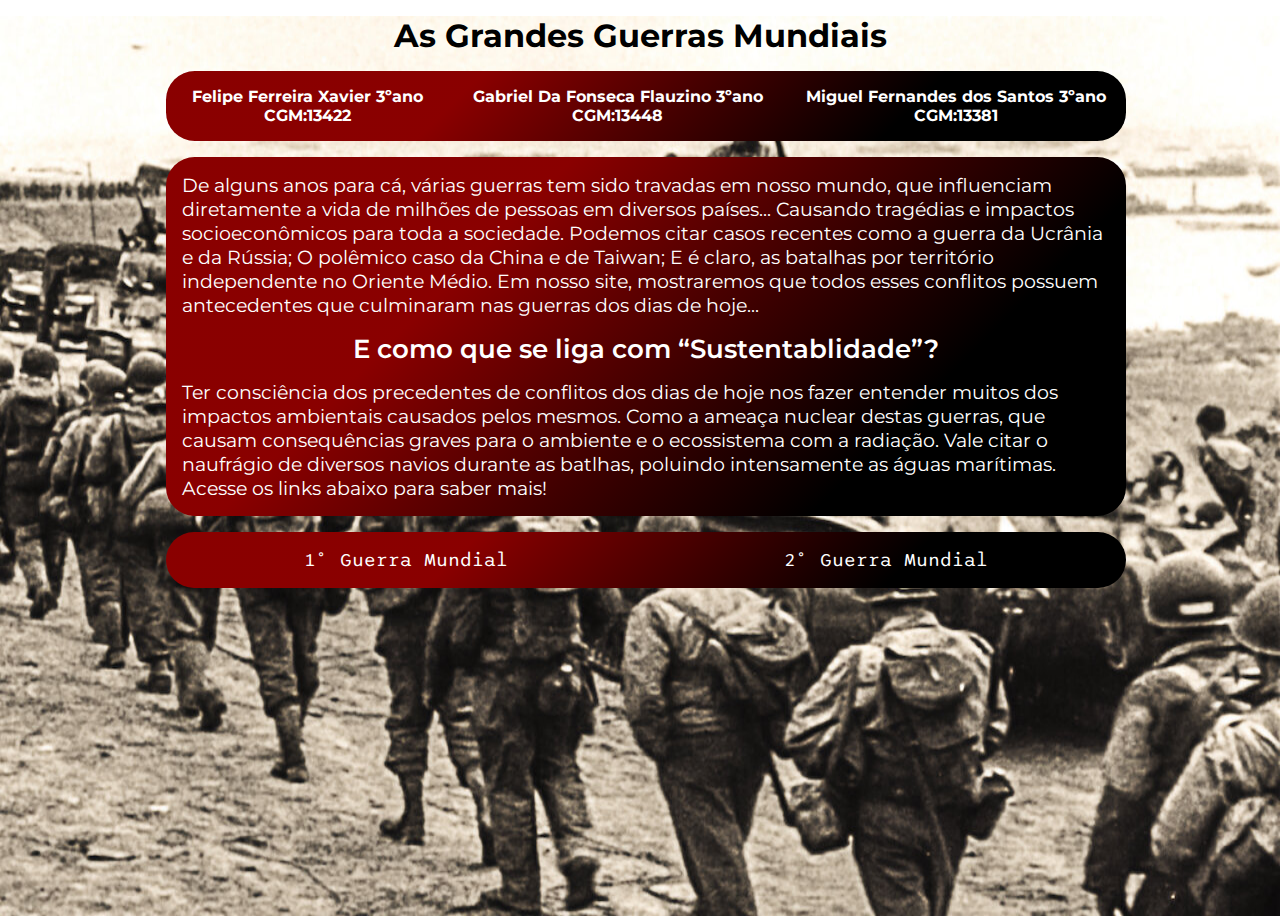
<file: index.html>
<!DOCTYPE html>
<html lang="pt-br">
    <head>
        <meta charset="UTF-8">
        <meta name="viewport" content="width=device-width, initial-scale=1.0">
        <link rel="stylesheet" href="./styles/style.css">
        <title>As Grandes Guerras Mundiais</title>    
    </head>
    <body class="pagina__principal">
        <section class="imagem__abaixo">
            <img src="./img/imagemprincipal.jpg" alt="Imgem de soldos caminhando do lado de um tanque na Guerra." class="imagem__principal">
        </section>
        <header>
            <div class="titulo">
                <h1>As Grandes Guerras Mundiais</h1>
            </div>
        </header>
        <main>
            <div class="main__div_nome">
                <b>Felipe Ferreira Xavier 3ºano CGM:13422</b>
                <b>Gabriel Da Fonseca Flauzino 3ºano CGM:13448</b>
                <b>Miguel Fernandes dos Santos 3ºano CGM:13381</b>
            </div>
            <div class="main__div_texto">
                <span class="texto__base">
                    De alguns anos para cá, várias guerras tem sido travadas em nosso mundo, que influenciam diretamente a vida de milhões de pessoas em diversos países... Causando tragédias e impactos socioeconômicos para toda a sociedade. Podemos citar casos recentes como a guerra da Ucrânia e da Rússia; O polêmico caso da China e de Taiwan; E é claro, as batalhas por território independente no Oriente Médio. Em nosso site, mostraremos que todos esses conflitos possuem antecedentes que culminaram nas guerras dos dias de hoje...
                </span>
                <p class="subtitulo">E como que se liga com “Sustentablidade”?</p>
                <span class="texto__base">
                    Ter consciência dos precedentes de conflitos dos dias de hoje nos fazer entender muitos dos impactos ambientais causados pelos mesmos.  Como a ameaça nuclear destas guerras, que causam consequências graves para o ambiente e o ecossistema com a radiação. Vale citar o naufrágio de diversos navios durante as batlhas, poluindo intensamente as águas marítimas. Acesse os links abaixo para saber mais!
                </span>                
            </div>
        </main>
        <footer>
            <section class="footer__section_link">
                <a class="links" href="./Menu/menu__1.html">1º Guerra Mundial</a>
                <a class="links" href="./Menu/menu__2.html">2º Guerra Mundial</a>
            </section>
        </footer>
    </body>
</html>
</file>
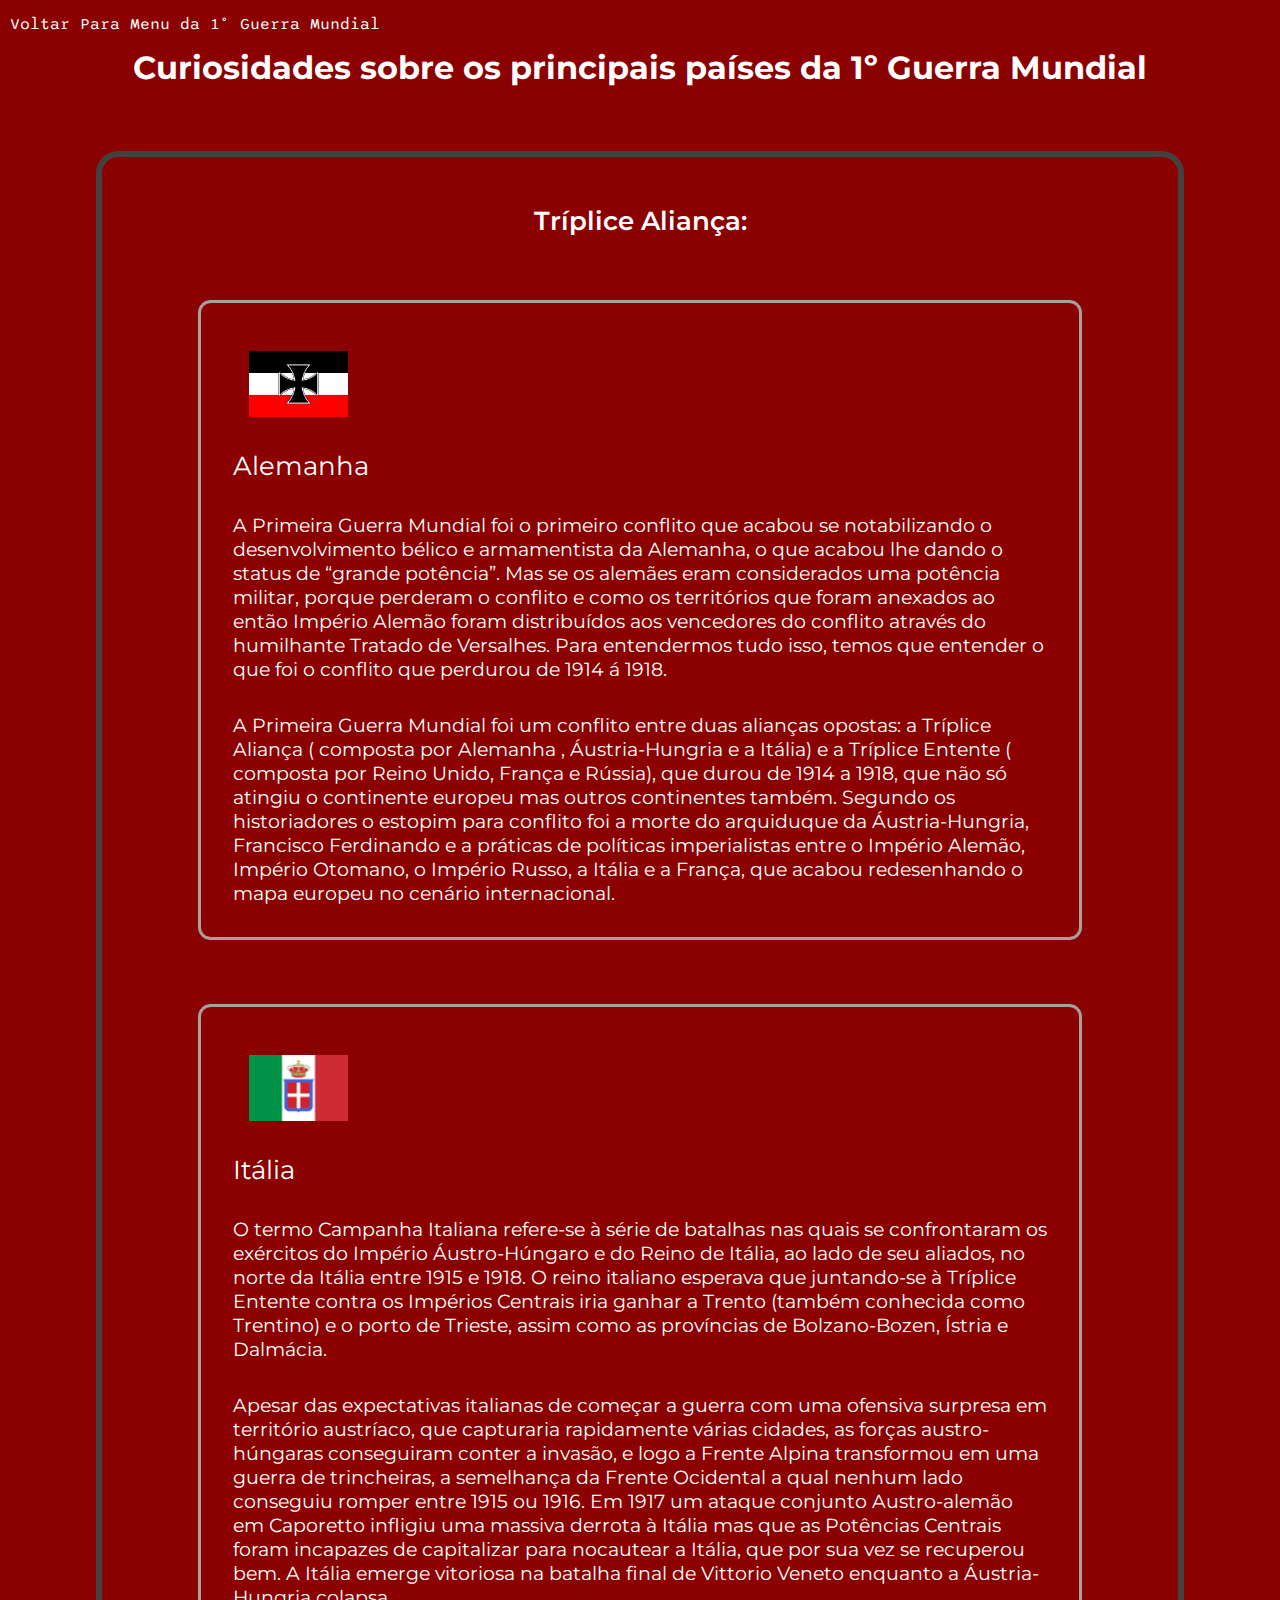
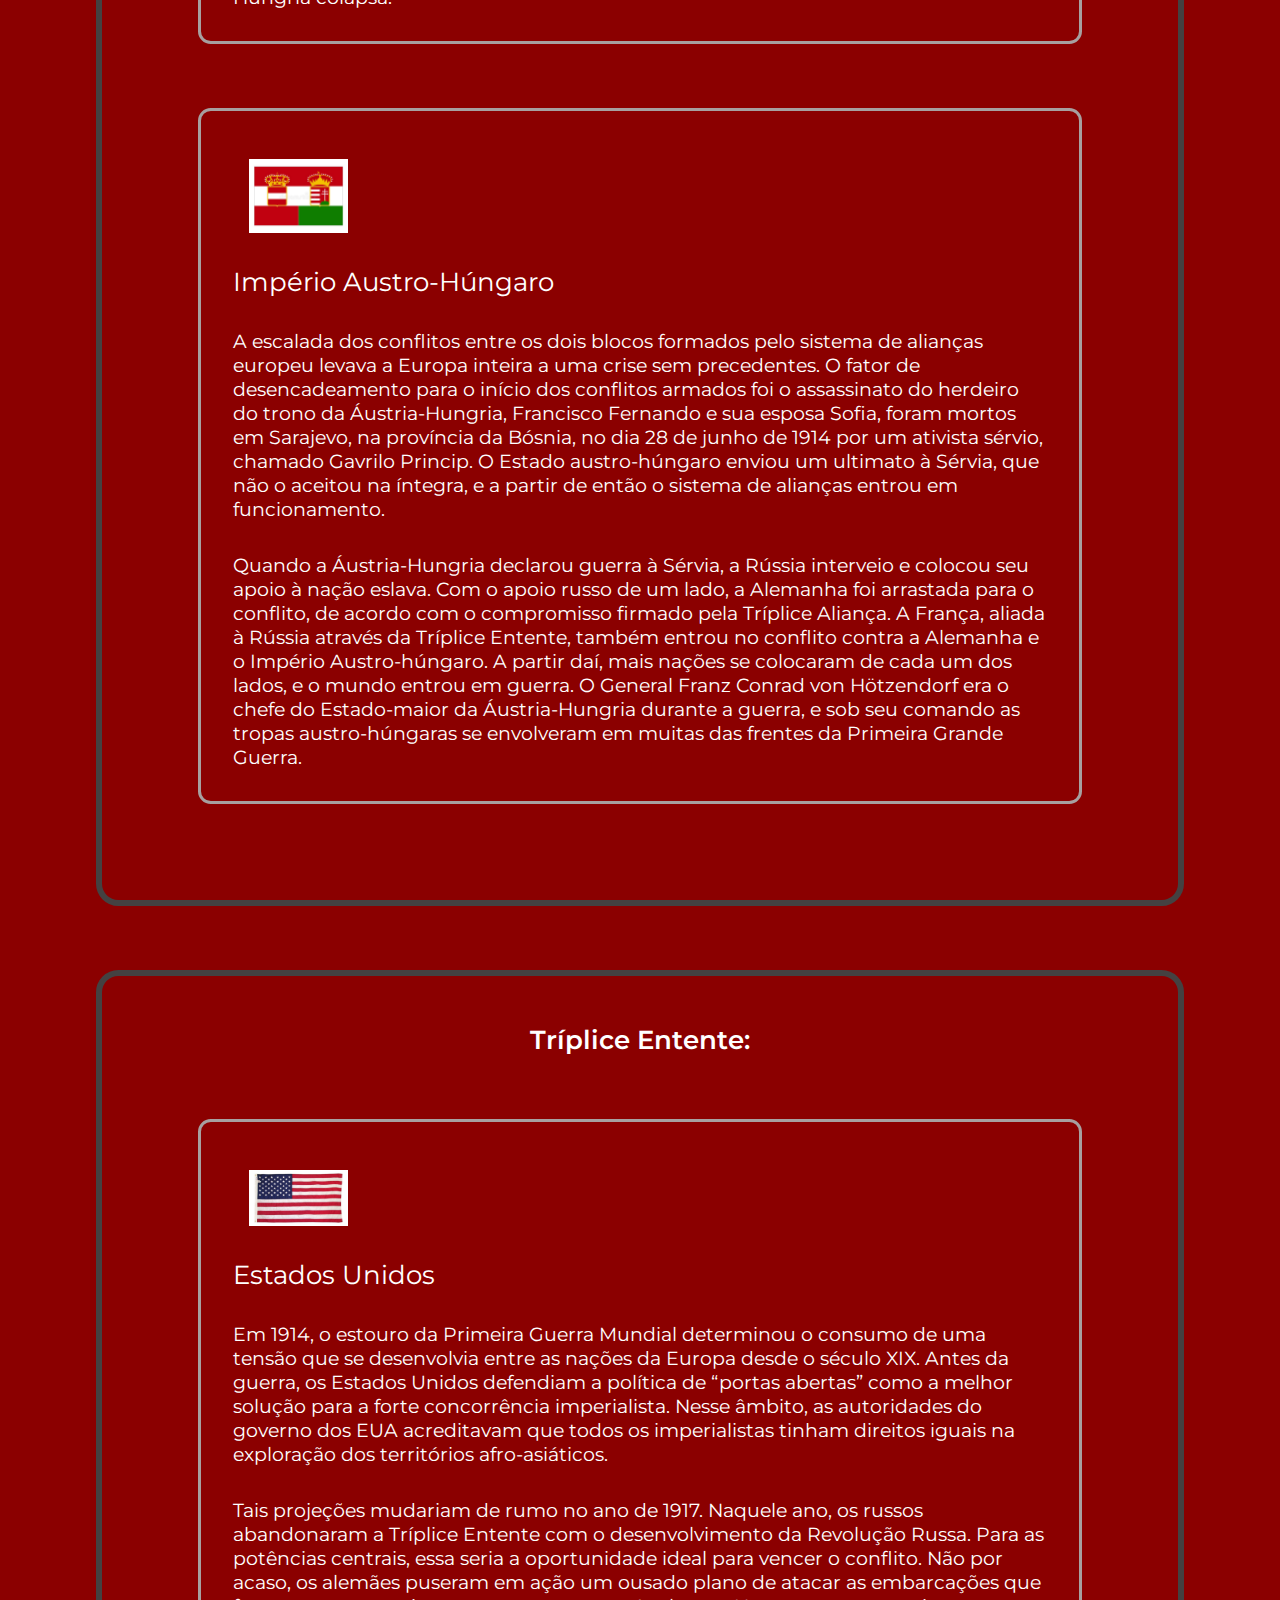
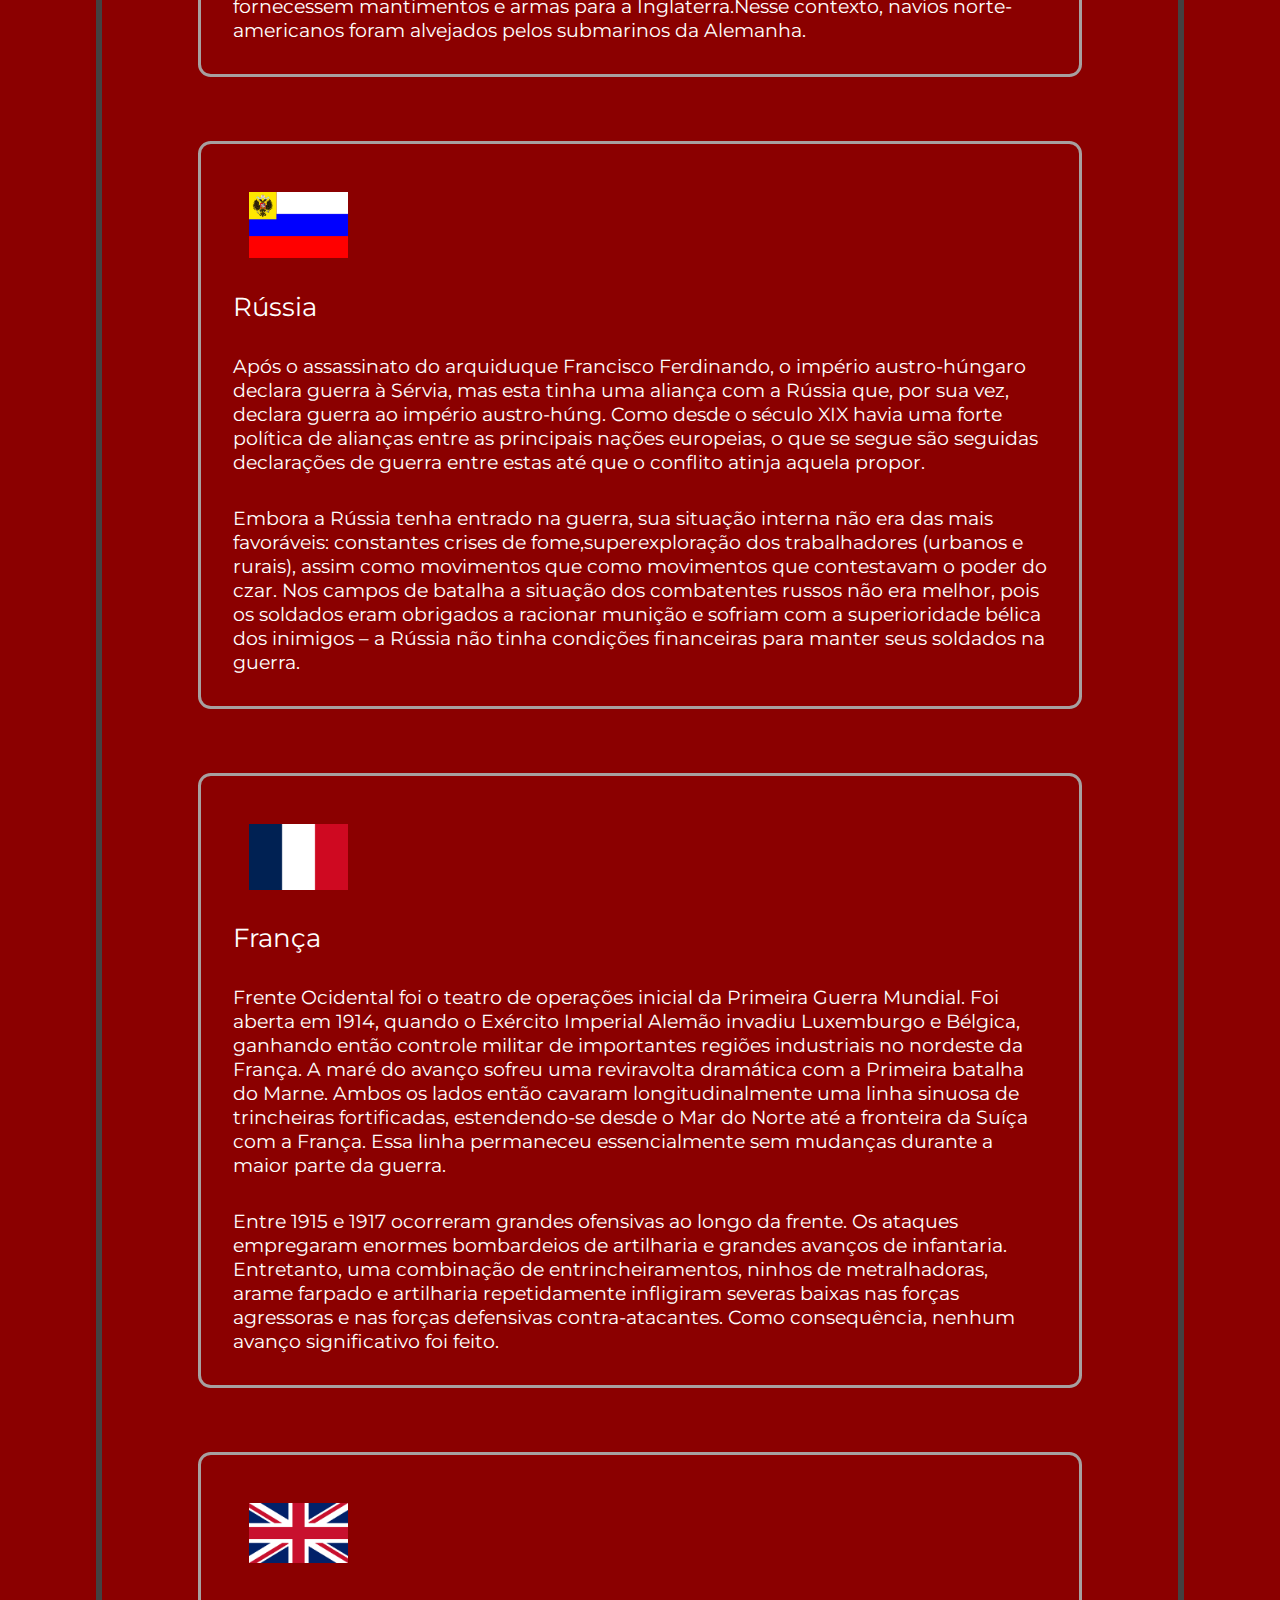
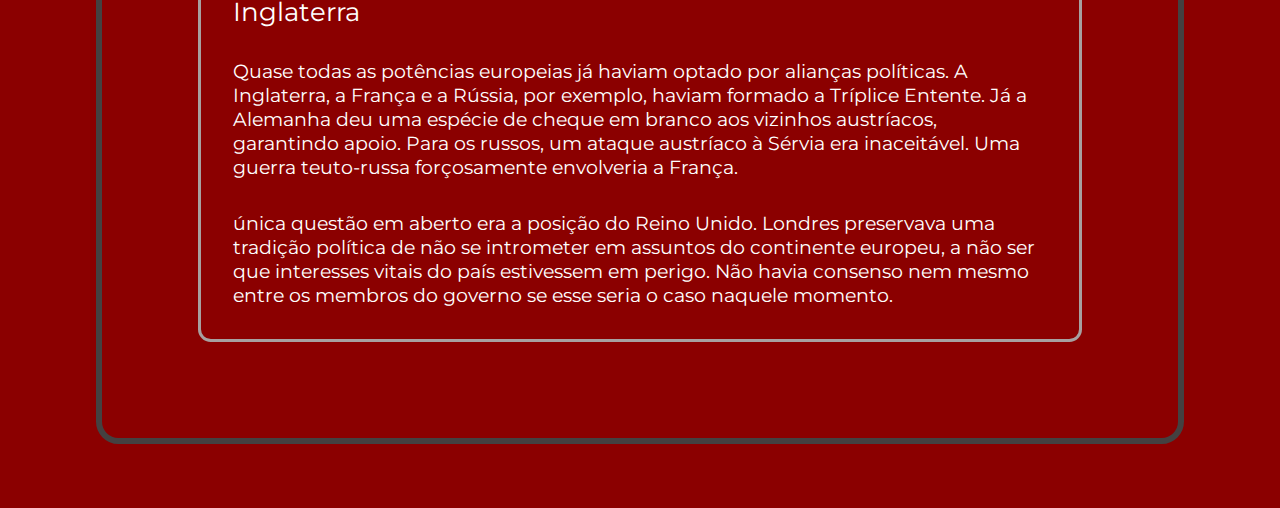
<file: curiosidades/curiosidade__1.html>
<!DOCTYPE html>
<html lang="pt-br">
  	<head>
		<meta charset="UTF-8"> 
		<meta http-equiv="X-UA-Compatible" content="IE=edge">
		<meta name="viewport" content="width=device-width, initial-scale=1.0">
		<link rel="stylesheet" href="../styles/style.css">
		<title>Curiosidades da 1º Guerra Mundial</title>
  	</head>
  	<body class="cor__do_fundo">
		<header>			
			<a class="links volta" href="../Menu/menu__1.html">Voltar Para Menu da 1º Guerra Mundial</a>		
			<h1 class="titulo__menu">Curiosidades sobre os principais países da 1º Guerra Mundial</h1>
		</header>
		<main>
			<section class="secton__curiosidade">
				<div class="div__curiosidade">
					<p class="subtitulo">Tríplice Aliança:</p>
					<div class="div__texto_curiosidade">
						<img src="../img/alemanha1.jfif" alt="Bandeira da alemanha na época da guerra"  class="bandeiras">
						<p class="nome__pais">Alemanha</p> 
						<p class="texto__base">A Primeira Guerra Mundial foi o primeiro conflito que acabou se notabilizando o desenvolvimento bélico e armamentista da Alemanha, o que acabou lhe dando o status de “grande potência”. Mas se os alemães eram considerados uma potência militar, porque perderam o conflito e como os territórios que foram anexados ao então Império Alemão foram distribuídos aos vencedores do conflito através do humilhante Tratado de Versalhes. Para entendermos tudo isso, temos que entender o que foi o conflito que perdurou de 1914 á 1918.</p>
						<p class="texto__base">A Primeira Guerra Mundial foi um conflito entre duas alianças opostas: a Tríplice Aliança ( composta por Alemanha , Áustria-Hungria e a Itália) e a Tríplice Entente ( composta por Reino Unido, França e Rússia), que durou de 1914 a 1918, que não só atingiu o continente europeu mas outros continentes também. Segundo os historiadores o estopim para conflito foi a morte do arquiduque da Áustria-Hungria, Francisco Ferdinando e a práticas de políticas imperialistas entre o Império Alemão, Império Otomano, o Império Russo, a Itália e a França, que acabou redesenhando o mapa europeu no cenário internacional.</p>
					</div>
					<div class="div__texto_curiosidade">
						<img src="../img/italia1.jfif" alt="Bandeira da Itália na época da guerra"  class="bandeiras">
						<p class="nome__pais">Itália</p>
						<p class="texto__base">O termo Campanha Italiana refere-se à série de batalhas nas quais se confrontaram os exércitos do Império Áustro-Húngaro e do Reino de Itália, ao lado de seu aliados, no norte da Itália entre 1915 e 1918. O reino italiano esperava que juntando-se à Tríplice Entente contra os Impérios Centrais iria ganhar a Trento (também conhecida como Trentino) e o porto de Trieste, assim como as províncias de Bolzano-Bozen, Ístria e Dalmácia.</p>
						<p class="texto__base">Apesar das expectativas italianas de começar a guerra com uma ofensiva surpresa em território austríaco, que capturaria rapidamente várias cidades, as forças austro-húngaras conseguiram conter a invasão, e logo a Frente Alpina transformou em uma guerra de trincheiras, a semelhança da Frente Ocidental a qual nenhum lado conseguiu romper entre 1915 ou 1916. Em 1917 um ataque conjunto Austro-alemão em Caporetto infligiu uma massiva derrota à Itália mas que as Potências Centrais foram incapazes de capitalizar para nocautear a Itália, que por sua vez se recuperou bem. A Itália emerge vitoriosa na batalha final de Vittorio Veneto enquanto a Áustria-Hungria colapsa.</p>
					</div>
					<div class="div__texto_curiosidade">
						<img src="../img/imperioaustro.jpg" alt="Bandeira da Império Austro-Húngaro na época da guerra"  class="bandeiras">
						<p class="nome__pais">Império Austro-Húngaro</p>
						<p class="texto__base">A escalada dos conflitos entre os dois blocos formados pelo sistema de alianças europeu levava a Europa inteira a uma crise sem precedentes. O fator de desencadeamento para o início dos conflitos armados foi o assassinato do herdeiro do trono da Áustria-Hungria, Francisco Fernando e sua esposa Sofia, foram mortos em Sarajevo, na província da Bósnia, no dia 28 de junho de 1914 por um ativista sérvio, chamado Gavrilo Princip. O Estado austro-húngaro enviou um ultimato à Sérvia, que não o aceitou na íntegra, e a partir de então o sistema de alianças entrou em funcionamento.</p>
						<p class="texto__base">Quando a Áustria-Hungria declarou guerra à Sérvia, a Rússia interveio e colocou seu apoio à nação eslava. Com o apoio russo de um lado, a Alemanha foi arrastada para o conflito, de acordo com o compromisso firmado pela Tríplice Aliança. A França, aliada à Rússia através da Tríplice Entente, também entrou no conflito contra a Alemanha e o Império Austro-húngaro. A partir daí, mais nações se colocaram de cada um dos lados, e o mundo entrou em guerra. O General Franz Conrad von Hötzendorf era o chefe do Estado-maior da Áustria-Hungria durante a guerra, e sob seu comando as tropas austro-húngaras se envolveram em muitas das frentes da Primeira Grande Guerra.</p>
					</div>
				</div>			
				<div class="div__curiosidade">
					<p class="subtitulo">Tríplice Entente:</p>
					<div class="div__texto_curiosidade">						
						<img src="../img/eua1.jpg" alt="Bandeira da Estados Unidos na época da guerra"  class="bandeiras">
						<p class="nome__pais">Estados Unidos</p>
						<p class="texto__base">Em 1914, o estouro da Primeira Guerra Mundial determinou o consumo de uma tensão que se desenvolvia entre as nações da Europa desde o século XIX. Antes da guerra, os Estados Unidos defendiam a política de “portas abertas” como a melhor solução para a forte concorrência imperialista. Nesse âmbito, as autoridades do governo dos EUA acreditavam que todos os imperialistas tinham direitos iguais na exploração dos territórios afro-asiáticos.</p>
						<p class="texto__base">Tais projeções mudariam de rumo no ano de 1917. Naquele ano, os russos abandonaram a Tríplice Entente com o desenvolvimento da Revolução Russa. Para as potências centrais, essa seria a oportunidade ideal para vencer o conflito. Não por acaso, os alemães puseram em ação um ousado plano de atacar as embarcações que fornecessem mantimentos e armas para a Inglaterra.Nesse contexto, navios norte-americanos foram alvejados pelos submarinos da Alemanha.</p>
					</div>
					<div class="div__texto_curiosidade">						
						<img src="../img/russia1.png" alt="Bandeira da Rússia na época da guerra"  class="bandeiras">
						<p class="nome__pais">Rússia</p>
						<p class="texto__base">Após o assassinato do arquiduque Francisco Ferdinando, o império austro-húngaro declara guerra à Sérvia, mas esta tinha uma aliança com a Rússia que, por sua vez, declara guerra ao império austro-húng. Como desde o século XIX havia uma forte política de alianças entre as principais nações europeias, o que se segue são seguidas declarações de guerra entre estas até que o conflito atinja aquela propor.</p>
						<p class="texto__base">Embora a Rússia tenha entrado na guerra, sua situação interna não era das mais favoráveis: constantes crises de fome,superexploração dos trabalhadores (urbanos e rurais), assim como movimentos que como movimentos que contestavam o poder do czar. Nos campos de batalha a situação dos combatentes russos não era melhor, pois os soldados eram obrigados a racionar munição e sofriam com a superioridade bélica dos inimigos – a Rússia não tinha condições financeiras para manter seus soldados na guerra.</p>
					</div>
					<div class="div__texto_curiosidade">						
						<img src="../img/franca1.png" alt="Bandeira da França na época da guerra"  class="bandeiras">
						<p class="nome__pais">França</p>
						<p class="texto__base">Frente Ocidental foi o teatro de operações inicial da Primeira Guerra Mundial. Foi aberta em 1914, quando o Exército Imperial Alemão invadiu Luxemburgo e Bélgica, ganhando então controle militar de importantes regiões industriais no nordeste da França. A maré do avanço sofreu uma reviravolta dramática com a Primeira batalha do Marne. Ambos os lados então cavaram longitudinalmente uma linha sinuosa de trincheiras fortificadas, estendendo-se desde o Mar do Norte até a fronteira da Suíça com a França. Essa linha permaneceu essencialmente sem mudanças durante a maior parte da guerra.</p>
						<p class="texto__base">Entre 1915 e 1917 ocorreram grandes ofensivas ao longo da frente. Os ataques empregaram enormes bombardeios de artilharia e grandes avanços de infantaria. Entretanto, uma combinação de entrincheiramentos, ninhos de metralhadoras, arame farpado e artilharia repetidamente infligiram severas baixas nas forças agressoras e nas forças defensivas contra-atacantes. Como consequência, nenhum avanço significativo foi feito.</p>
					</div>
					<div class="div__texto_curiosidade">
						<img src="../img/inglaterra1.png" alt="Bandeira da Inglaterra na época da guerra"  class="bandeiras">
						<p class="nome__pais">Inglaterra</p>
						<p class="texto__base">Quase todas as potências europeias já haviam optado por alianças políticas. A Inglaterra, a França e a Rússia, por exemplo, haviam formado a Tríplice Entente. Já a Alemanha deu uma espécie de cheque em branco aos vizinhos austríacos, garantindo apoio. Para os russos, um ataque austríaco à Sérvia era inaceitável. Uma guerra teuto-russa forçosamente envolveria a França.</p>
						<p class="texto__base">única questão em aberto era a posição do Reino Unido. Londres preservava uma tradição política de não se intrometer em assuntos do continente europeu, a não ser que interesses vitais do país estivessem em perigo. Não havia consenso nem mesmo entre os membros do governo se esse seria o caso naquele momento.</p>
					</div>
				</div>
			</section>			
		</main>
	</body>
</html>
</file>
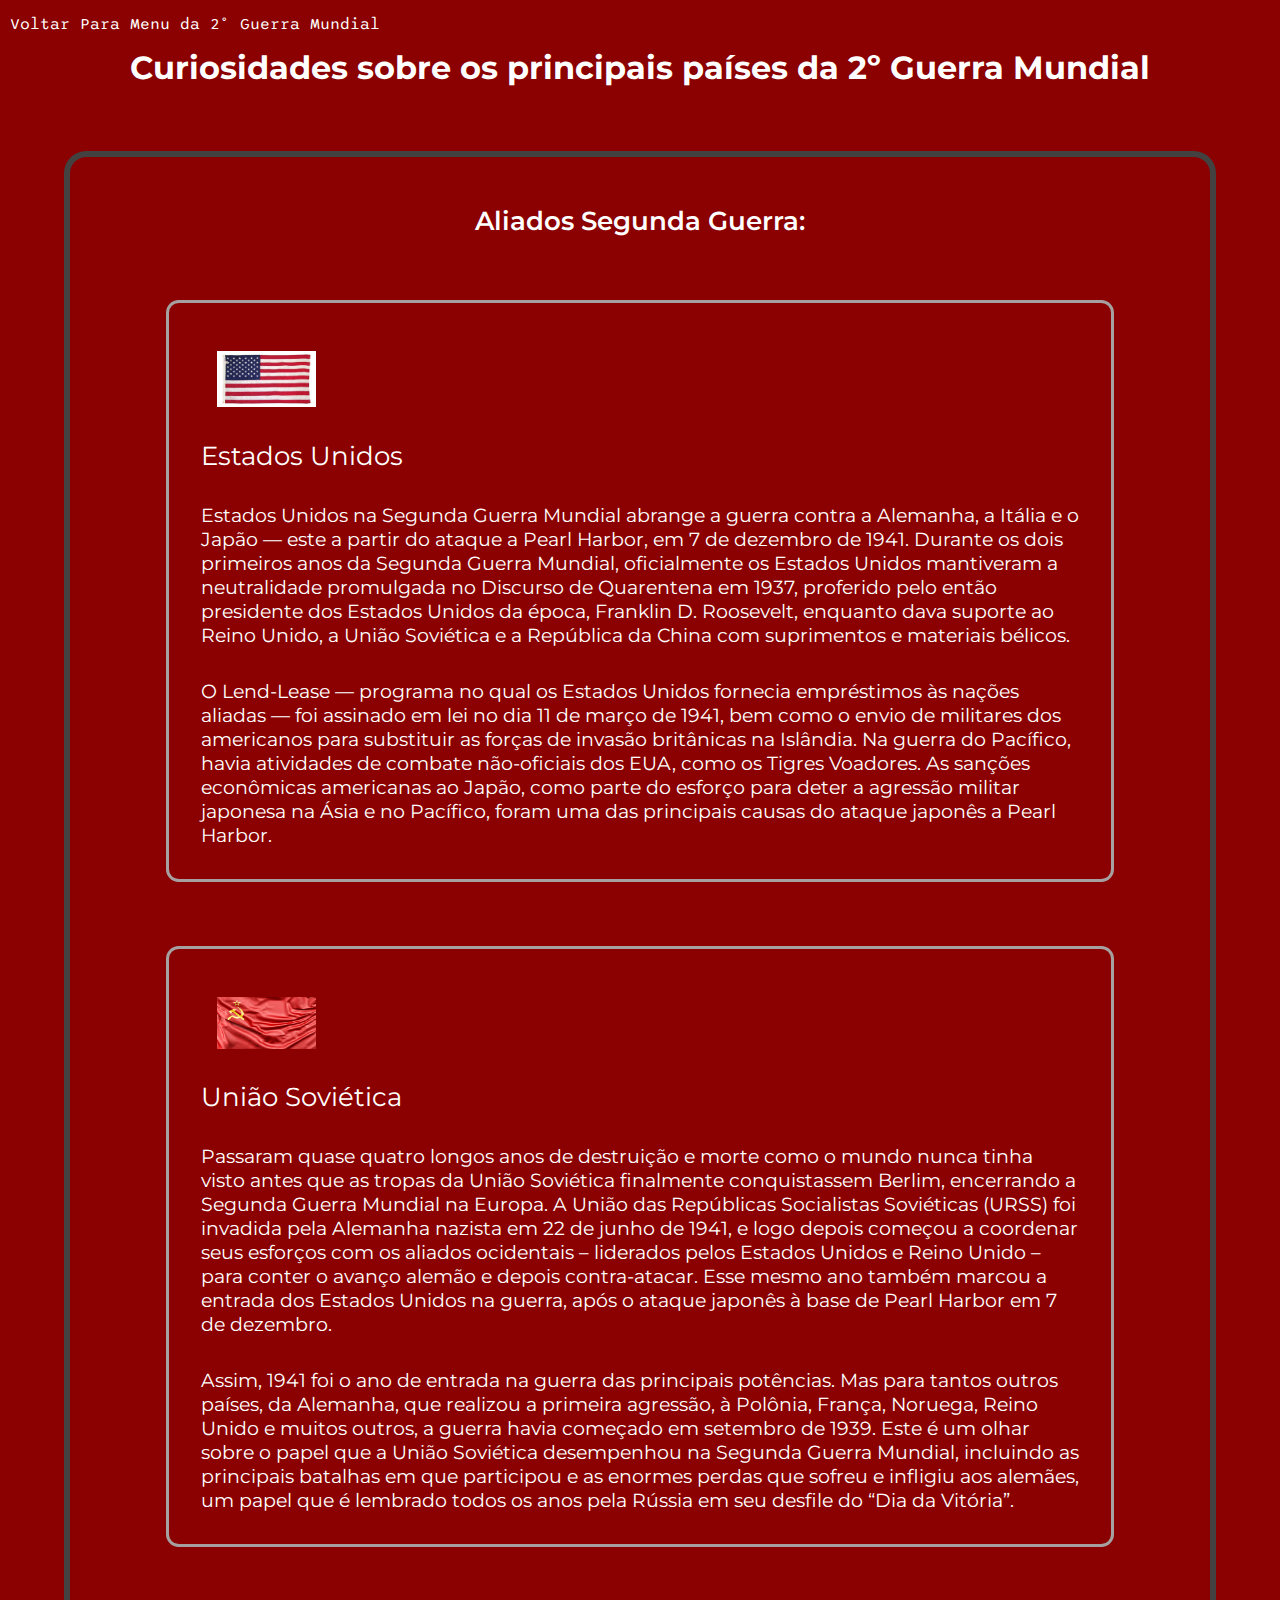
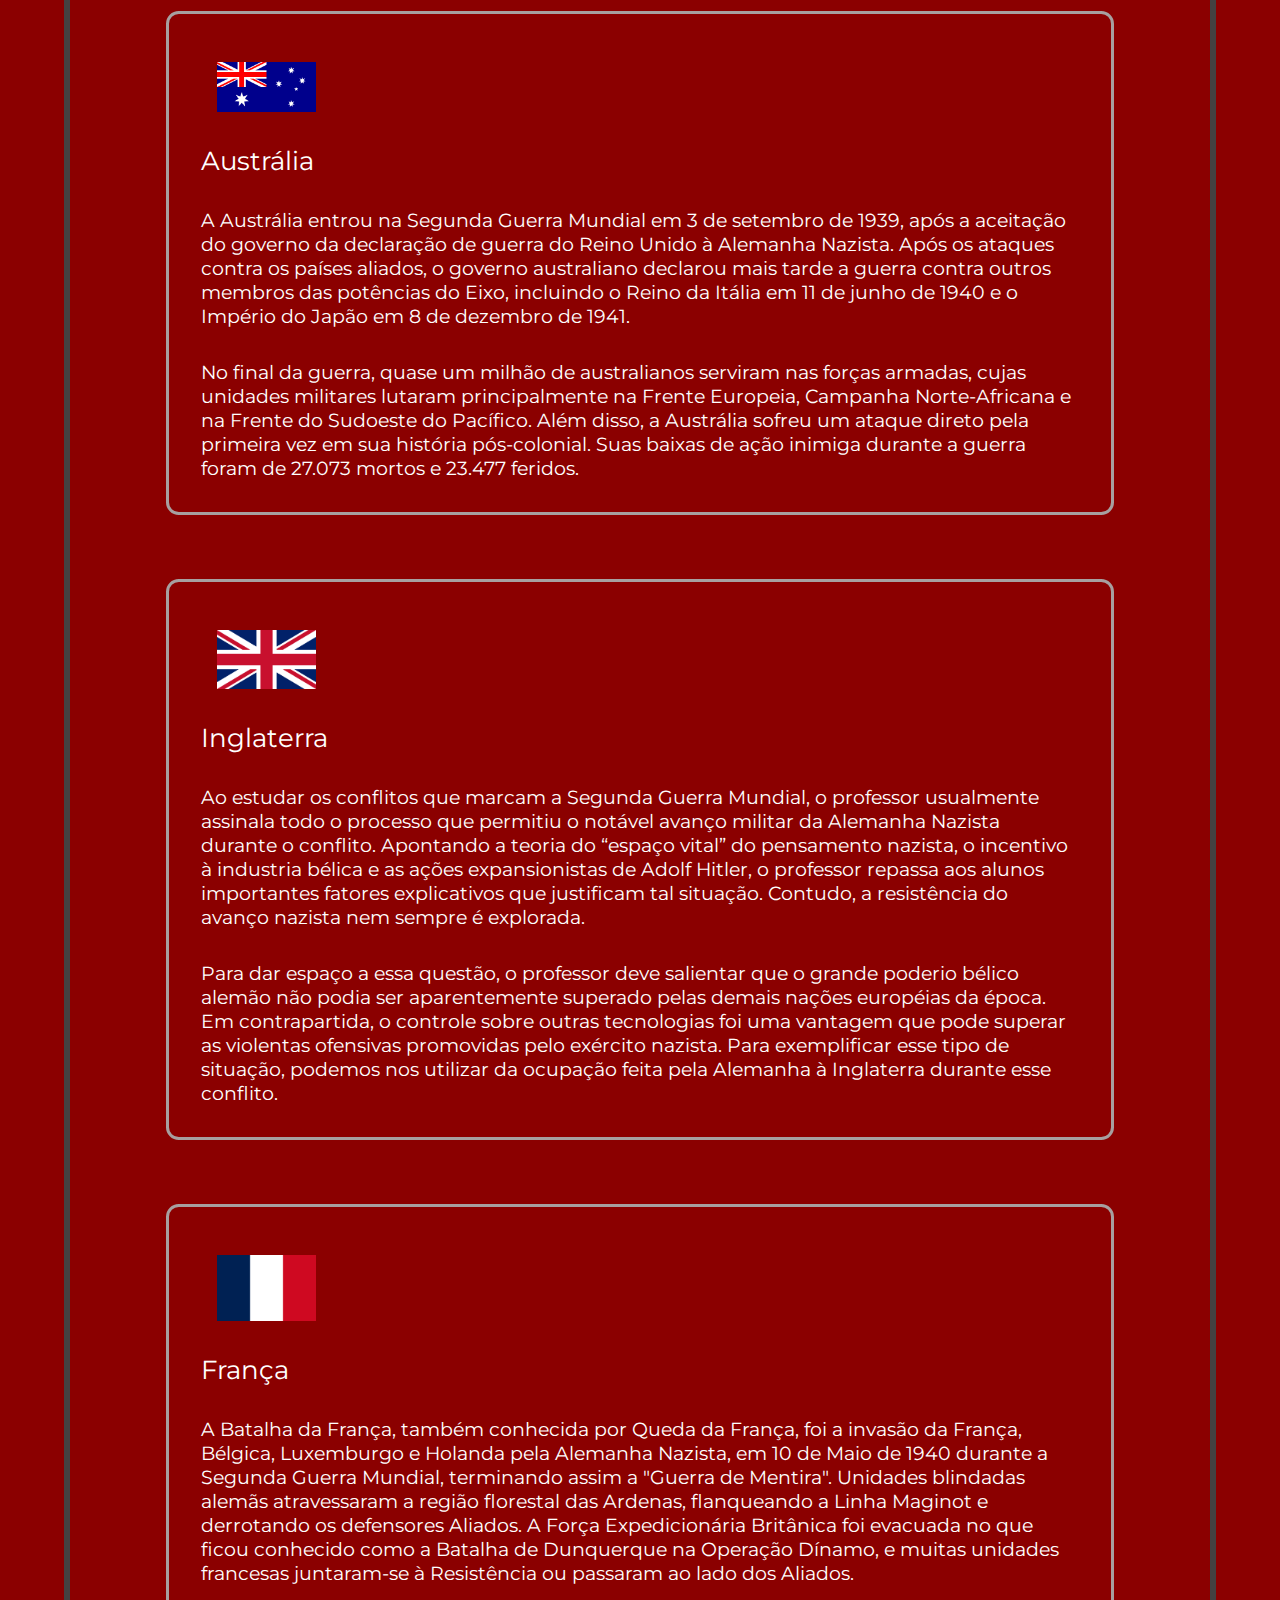
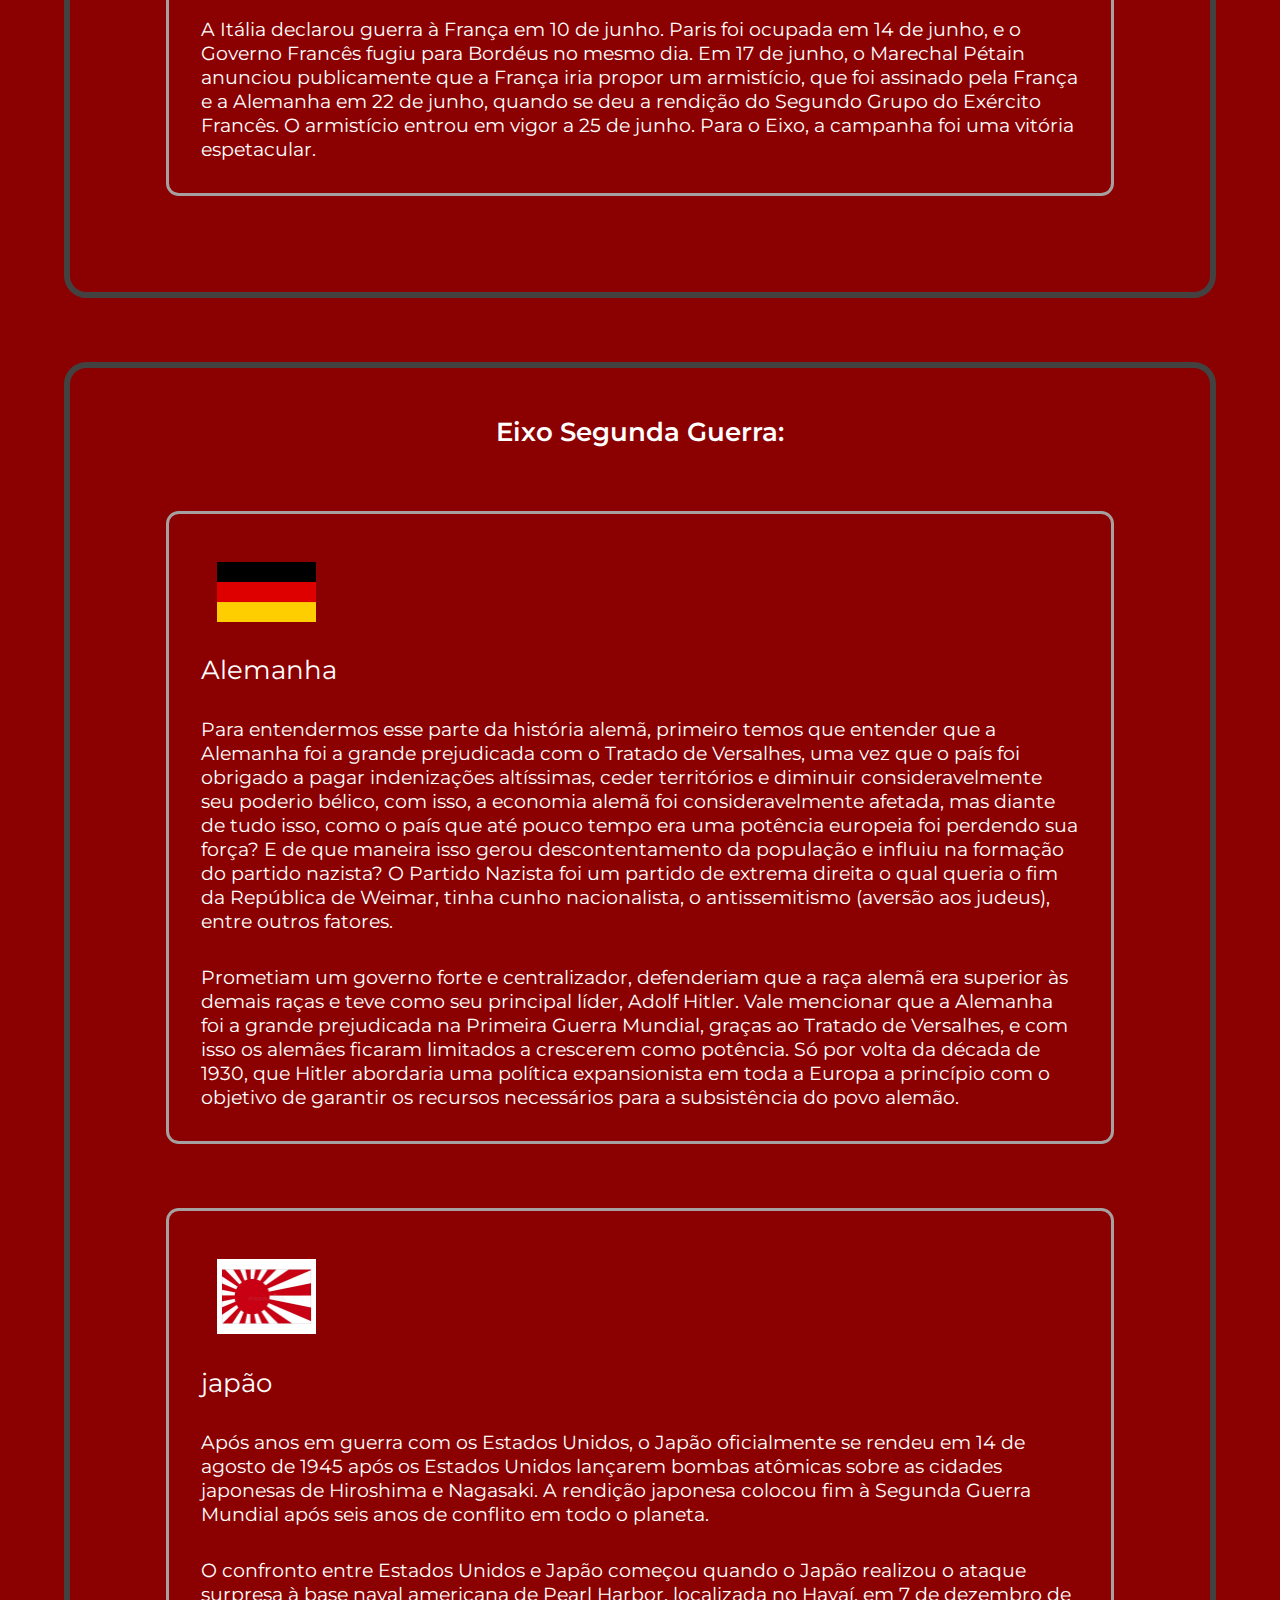
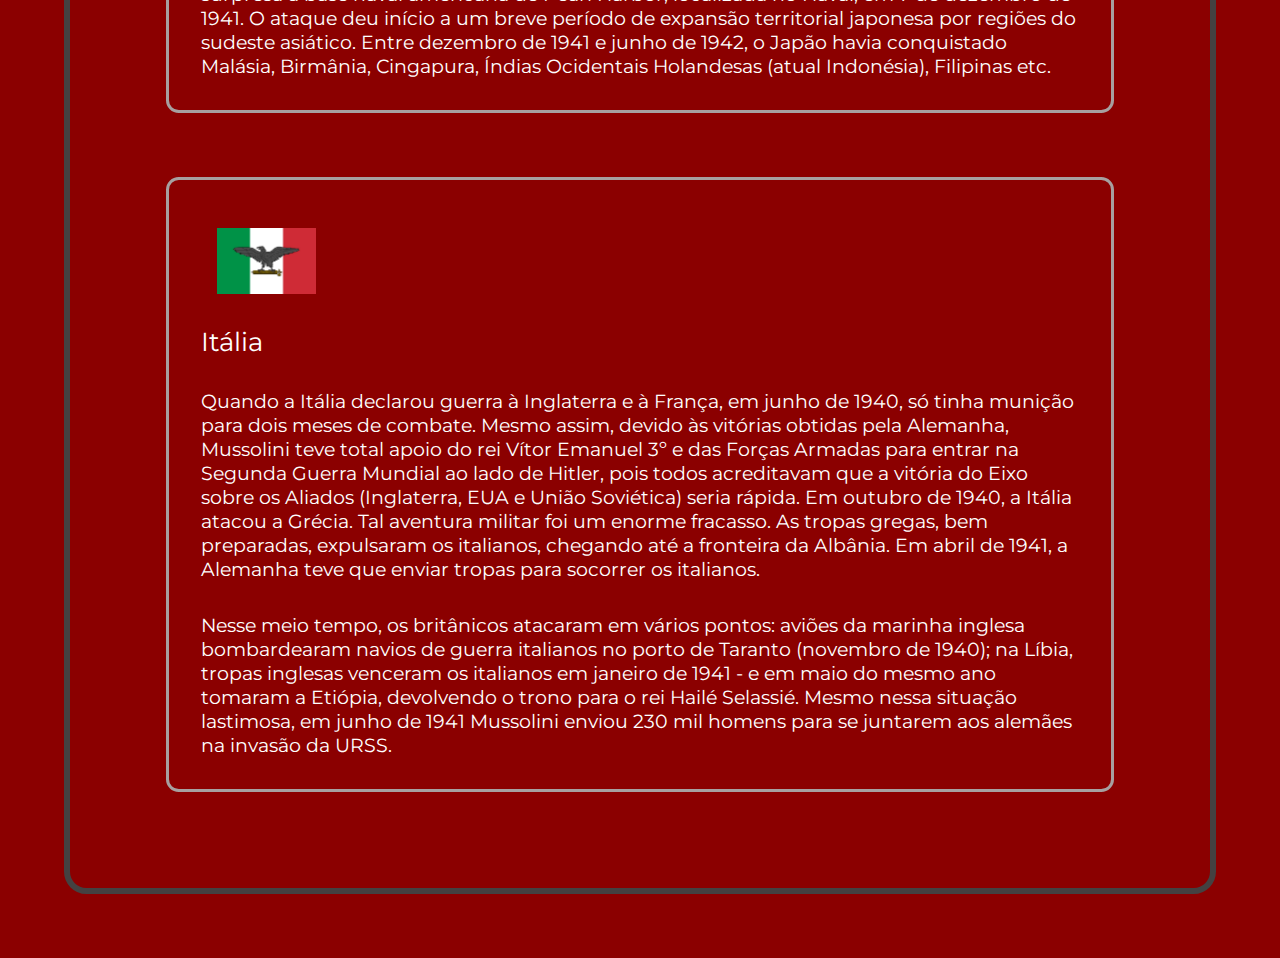
<file: curiosidades/curiosidade__2.html>
<!DOCTYPE html>
<html lang="pt-br">
  	<head>
		<meta charset="UTF-8"> 
		<meta http-equiv="X-UA-Compatible" content="IE=edge">
		<meta name="viewport" content="width=device-width, initial-scale=1.0">
		<link rel="stylesheet" href="../styles/style.css">		
		<title>Curiosidades da 2º Guerra Mundial</title>
  	</head>
  	<body class="cor__do_fundo" >
		<header>			
			<a class="links volta" href="../Menu/menu__2.html">Voltar Para Menu da 2º Guerra Mundial</a>		
			<h1 class="titulo__menu">Curiosidades sobre os principais países da 2º Guerra Mundial</h1>
		</header>
		<main>
			<section class="main__curiosidade">
				<div class="div__curiosidade">
					<p class="subtitulo">Aliados Segunda Guerra:</p>
					<div class="div__texto_curiosidade">
						<img src="../img/eua1.jpg" alt="Bandeira da Estados Unidos na época da guerra"  class="bandeiras">
						<p class="nome__pais">Estados Unidos</p>
						<p class="texto__base">Estados Unidos na Segunda Guerra Mundial abrange a guerra contra a Alemanha, a Itália e o Japão — este a partir do ataque a Pearl Harbor, em 7 de dezembro de 1941. Durante os dois primeiros anos da Segunda Guerra Mundial, oficialmente os Estados Unidos mantiveram a neutralidade promulgada no Discurso de Quarentena em 1937, proferido pelo então presidente dos Estados Unidos da época, Franklin D. Roosevelt, enquanto dava suporte ao Reino Unido, a União Soviética e a República da China com suprimentos e materiais bélicos.</p>
						<p class="texto__base">O Lend-Lease — programa no qual os Estados Unidos fornecia empréstimos às nações aliadas — foi assinado em lei no dia 11 de março de 1941, bem como o envio de militares dos americanos para substituir as forças de invasão britânicas na Islândia. Na guerra do Pacífico, havia atividades de combate não-oficiais dos EUA, como os Tigres Voadores. As sanções econômicas americanas ao Japão, como parte do esforço para deter a agressão militar japonesa na Ásia e no Pacífico, foram uma das principais causas do ataque japonês a Pearl Harbor.</p>
					</div>
					<div class="div__texto_curiosidade">
						<img src="../img/russia2.jfif" alt="Bandeira da Estados Unidos na época da guerra"  class="bandeiras">
						<p class="nome__pais">União Soviética</p>
						<p  class="texto__base">Passaram quase quatro longos anos de destruição e morte como o mundo nunca tinha visto antes que as tropas da União Soviética finalmente conquistassem Berlim, encerrando a Segunda Guerra Mundial na Europa. A União das Repúblicas Socialistas Soviéticas (URSS) foi invadida pela Alemanha nazista em 22 de junho de 1941, e logo depois começou a coordenar seus esforços com os aliados ocidentais – liderados pelos Estados Unidos e Reino Unido – para conter o avanço alemão e depois contra-atacar. Esse mesmo ano também marcou a entrada dos Estados Unidos na guerra, após o ataque japonês à base de Pearl Harbor em 7 de dezembro.</p>
						<p  class="texto__base">Assim, 1941 foi o ano de entrada na guerra das principais potências. Mas para tantos outros países, da Alemanha, que realizou a primeira agressão, à Polônia, França, Noruega, Reino Unido e muitos outros, a guerra havia começado em setembro de 1939. Este é um olhar sobre o papel que a União Soviética desempenhou na Segunda Guerra Mundial, incluindo as principais batalhas em que participou e as enormes perdas que sofreu e infligiu aos alemães, um papel que é lembrado todos os anos pela Rússia em seu desfile do “Dia da Vitória”.</p>
					</div>
					<div class="div__texto_curiosidade">
						<img src="../img/australia1.png" alt="Bandeira da Austrália na época da guerra"  class="bandeiras">
						<p class="nome__pais">Austrália</p>
						<p class="texto__base">A Austrália entrou na Segunda Guerra Mundial em 3 de setembro de 1939, após a aceitação do governo da declaração de guerra do Reino Unido à Alemanha Nazista. Após os ataques contra os países aliados, o governo australiano declarou mais tarde a guerra contra outros membros das potências do Eixo, incluindo o Reino da Itália em 11 de junho de 1940 e o Império do Japão em 8 de dezembro de 1941.</p>
						<p class="texto__base">No final da guerra, quase um milhão de australianos serviram nas forças armadas, cujas unidades militares lutaram principalmente na Frente Europeia, Campanha Norte-Africana e na Frente do Sudoeste do Pacífico. Além disso, a Austrália sofreu um ataque direto pela primeira vez em sua história pós-colonial. Suas baixas de ação inimiga durante a guerra foram de 27.073 mortos e 23.477 feridos.</p>				
					</div>
					<div class="div__texto_curiosidade">
						<img src="../img/inglaterra1.png" alt="Bandeira da Inglaterra na época da guerra"  class="bandeiras">
						<p class="nome__pais">Inglaterra</p>
						<p class="texto__base">Ao estudar os conflitos que marcam a Segunda Guerra Mundial, o professor usualmente assinala todo o processo que permitiu o notável avanço militar da Alemanha Nazista durante o conflito. Apontando a teoria do “espaço vital” do pensamento nazista, o incentivo à industria bélica e as ações expansionistas de Adolf Hitler, o professor repassa aos alunos importantes fatores explicativos que justificam tal situação. Contudo, a resistência do avanço nazista nem sempre é explorada.</p>
						<p class="texto__base">Para dar espaço a essa questão, o professor deve salientar que o grande poderio bélico alemão não podia ser aparentemente superado pelas demais nações européias da época. Em contrapartida, o controle sobre outras tecnologias foi uma vantagem que pode superar as violentas ofensivas promovidas pelo exército nazista. Para exemplificar esse tipo de situação, podemos nos utilizar da ocupação feita pela Alemanha à Inglaterra durante esse conflito.</p>
					</div>
					<div class="div__texto_curiosidade">
						<img src="../img/franca1.png" alt="Bandeira da França na época da guerra"  class="bandeiras">
						<p class="nome__pais">França</p>
						<p class="texto__base">A Batalha da França, também conhecida por Queda da França, foi a invasão da França, Bélgica, Luxemburgo e Holanda pela Alemanha Nazista, em 10 de Maio de 1940 durante a Segunda Guerra Mundial, terminando assim a "Guerra de Mentira". Unidades blindadas alemãs atravessaram a região florestal das Ardenas, flanqueando a Linha Maginot e derrotando os defensores Aliados. A Força Expedicionária Britânica foi evacuada no que ficou conhecido como a Batalha de Dunquerque na Operação Dínamo, e muitas unidades francesas juntaram-se à Resistência ou passaram ao lado dos Aliados.</p>
						<p class="texto__base">A Itália declarou guerra à França em 10 de junho. Paris foi ocupada em 14 de junho, e o Governo Francês fugiu para Bordéus no mesmo dia. Em 17 de junho, o Marechal Pétain anunciou publicamente que a França iria propor um armistício, que foi assinado pela França e a Alemanha em 22 de junho, quando se deu a rendição do Segundo Grupo do Exército Francês. O armistício entrou em vigor a 25 de junho. Para o Eixo, a campanha foi uma vitória espetacular.</p>
					</div>
				</div>				
				<div class="div__curiosidade">
					<p class="subtitulo">Eixo Segunda Guerra:</p>
					<div class="div__texto_curiosidade">
						<img src="../img/alemanha2.jpg" alt="Bandeira da Alemanha na época da guerra"  class="bandeiras">
						<p class="nome__pais">Alemanha</p>
						<p class="texto__base">Para entendermos esse parte da história alemã, primeiro temos que entender que a Alemanha foi a grande prejudicada com o Tratado de Versalhes, uma vez que o país foi obrigado a pagar indenizações altíssimas, ceder territórios e diminuir consideravelmente seu poderio bélico, com isso, a economia alemã foi consideravelmente afetada, mas diante de tudo isso, como o país que até pouco tempo era uma potência europeia foi perdendo sua força? E de que maneira isso gerou descontentamento da população e influiu na formação do partido nazista? O Partido Nazista foi um partido de extrema direita o qual queria o fim da República de Weimar, tinha cunho nacionalista, o antissemitismo (aversão aos judeus), entre outros fatores.</p>
						<p class="texto__base">Prometiam um governo forte e centralizador, defenderiam que a raça alemã era superior às demais raças e teve como seu principal líder, Adolf Hitler. Vale mencionar que a Alemanha foi a grande prejudicada na Primeira Guerra Mundial, graças ao Tratado de Versalhes, e com isso os alemães ficaram limitados a crescerem como potência. Só por volta da década de 1930, que Hitler abordaria uma política expansionista em toda a Europa a princípio com o objetivo de garantir os recursos necessários para a subsistência do povo alemão.</p>
					</div>
					<div class="div__texto_curiosidade">
						<img src="../img/japao.jpg" alt="Bandeira da japão na época da guerra"  class="bandeiras">
						<p class="nome__pais">japão</p>
						<p class="texto__base">Após anos em guerra com os Estados Unidos, o Japão oficialmente se rendeu em 14 de agosto de 1945 após os Estados Unidos lançarem bombas atômicas sobre as cidades japonesas de Hiroshima e Nagasaki. A rendição japonesa colocou fim à Segunda Guerra Mundial após seis anos de conflito em todo o planeta.</p>
						<p class="texto__base">O confronto entre Estados Unidos e Japão começou quando o Japão realizou o ataque surpresa à base naval americana de Pearl Harbor, localizada no Havaí, em 7 de dezembro de 1941. O ataque deu início a um breve período de expansão territorial japonesa por regiões do sudeste asiático. Entre dezembro de 1941 e junho de 1942, o Japão havia conquistado Malásia, Birmânia, Cingapura, Índias Ocidentais Holandesas (atual Indonésia), Filipinas etc.</p>
					</div>
					<div class="div__texto_curiosidade">
						<img src="../img/italia2.jpg" alt="Bandeira da Itália na época da guerra"  class="bandeiras">
						<p class="nome__pais">Itália</p>
						<p class="texto__base">Quando a Itália declarou guerra à Inglaterra e à França, em junho de 1940, só tinha munição para dois meses de combate. Mesmo assim, devido às vitórias obtidas pela Alemanha, Mussolini teve total apoio do rei Vítor Emanuel 3º e das Forças Armadas para entrar na Segunda Guerra Mundial ao lado de Hitler, pois todos acreditavam que a vitória do Eixo sobre os Aliados (Inglaterra, EUA e União Soviética) seria rápida. Em outubro de 1940, a Itália atacou a Grécia. Tal aventura militar foi um enorme fracasso. As tropas gregas, bem preparadas, expulsaram os italianos, chegando até a fronteira da Albânia. Em abril de 1941, a Alemanha teve que enviar tropas para socorrer os italianos.</p>
						<p class="texto__base">Nesse meio tempo, os britânicos atacaram em vários pontos: aviões da marinha inglesa bombardearam navios de guerra italianos no porto de Taranto (novembro de 1940); na Líbia, tropas inglesas venceram os italianos em janeiro de 1941 - e em maio do mesmo ano tomaram a Etiópia, devolvendo o trono para o rei Hailé Selassié. Mesmo nessa situação lastimosa, em junho de 1941 Mussolini enviou 230 mil homens para se juntarem aos alemães na invasão da URSS.</p>
					</div>
				</div>
			</section>
			
		</main>
	</body>
</html>
</file>
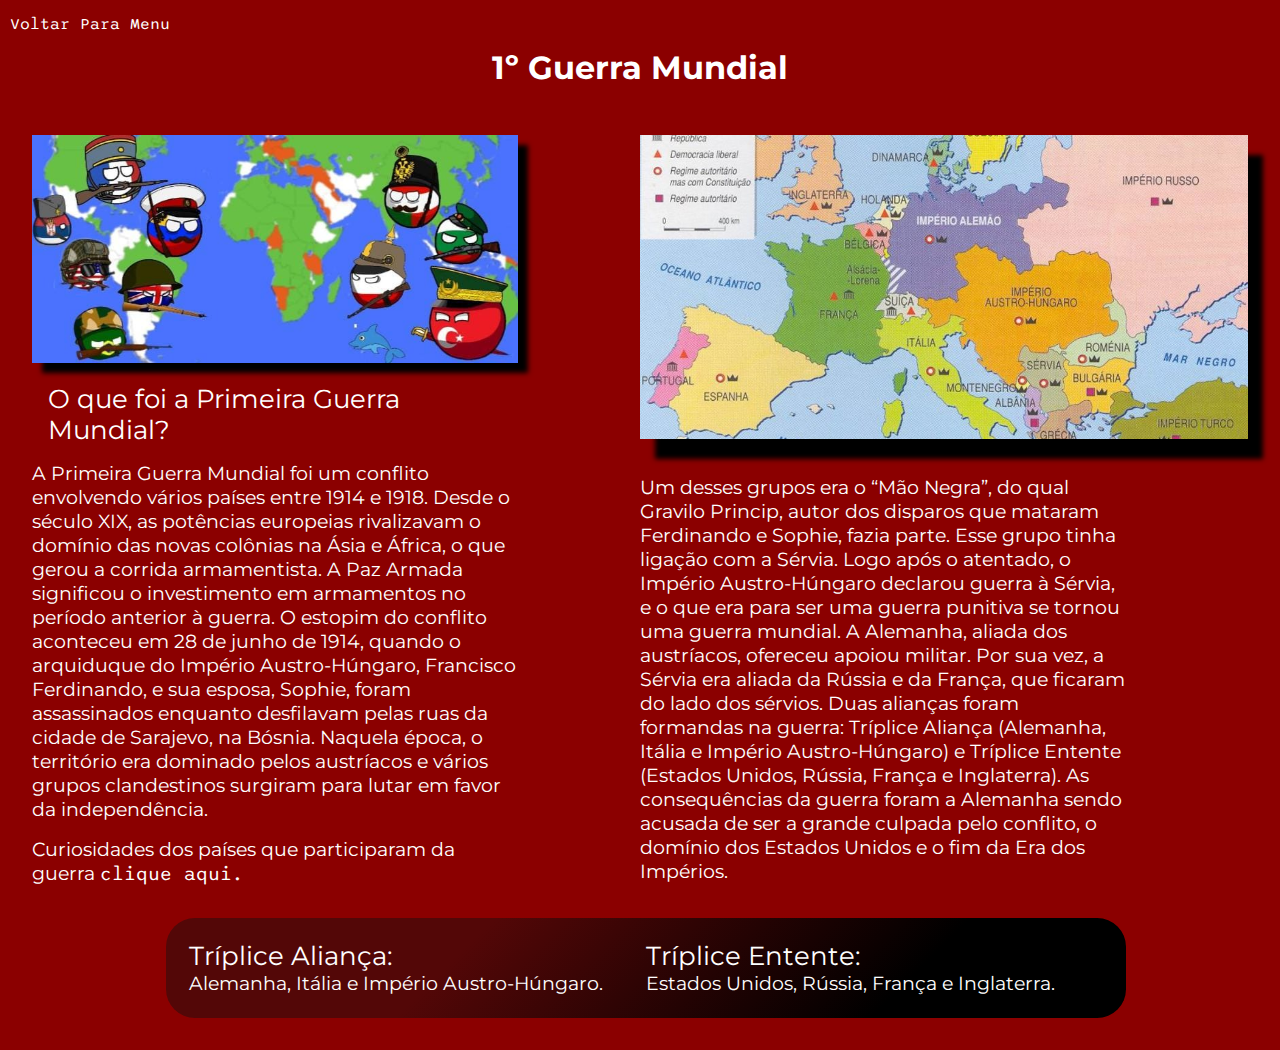
<file: Menu/menu__1.html>
<!DOCTYPE html>
<html lang="pt-br">
    <head>
        <meta charset="UTF-8">
        <meta name="viewport" content="width=device-width, initial-scale=1.0">
        <link rel="stylesheet" href="../styles/style.css">
        <title>1º Guerra Mundial</title>
    </head>
    <body class="cor__do_fundo">
        <header>            
                <a class="links volta" href="../index.html">Voltar Para Menu</a>
                <h1 class="titulo__menu">1º Guerra Mundial</h1>
        </header>        
        <main>
            <section class="conteudo__principal">
                <div class="main__divs">
                    <img src="../img/imagem1.jfif" alt="Mapa mundial da guerra e a divisão entre os paises" class="mapa_01">
                    <p class="subtitulo__menu">O que foi a Primeira Guerra Mundial?</p>
                    <span class="texto__base">
                        A Primeira Guerra Mundial foi um conflito envolvendo vários países entre 1914 e 1918. Desde o século XIX, as potências europeias rivalizavam o domínio das novas colônias na Ásia e África, o que gerou a corrida armamentista. A Paz Armada significou o investimento em armamentos no período anterior à guerra. O estopim do conflito  aconteceu em 28 de junho de 1914, quando o arquiduque do Império Austro-Húngaro, Francisco Ferdinando, e sua esposa, Sophie, foram assassinados enquanto desfilavam pelas ruas da cidade de Sarajevo, na Bósnia. Naquela época, o território era dominado pelos austríacos e vários grupos clandestinos surgiram para lutar em favor da independência.
                    </span>
                    <p class="link__curiosidades">Curiosidades dos países que participaram da guerra <a class="links" href="../curiosidades/curiosidade__1.html">clique aqui.</a></p>
                </div>
                <div class="main__divs">
                    <img src="../img/mapa1.jfif" alt="Mapa mundial da guerra maior" class="mapa_02">
                    <p class="texto__base">
                        Um desses grupos era o “Mão Negra”, do qual Gravilo Princip, autor dos disparos que mataram Ferdinando e Sophie, fazia parte. Esse grupo tinha ligação com a Sérvia. Logo após o atentado, o Império Austro-Húngaro declarou guerra à Sérvia, e o que era para ser uma guerra punitiva se tornou uma guerra mundial. A Alemanha, aliada dos austríacos, ofereceu apoiou militar. Por sua vez, a Sérvia era aliada da Rússia e da França, que ficaram do lado dos sérvios. Duas alianças foram formandas na guerra: Tríplice Aliança (Alemanha, Itália e Império Austro-Húngaro) e Tríplice Entente (Estados Unidos, Rússia, França e Inglaterra). As consequências da guerra foram a Alemanha sendo acusada de ser a grande culpada pelo conflito, o domínio dos Estados Unidos e o fim da Era dos Impérios.
                    </p>
                </div>
            </section>
        </main>
        <footer>
            <section class="footer__section_paises">
                <div>
                    <p class="alianca">Tríplice Aliança:</p>
                    <span class="nome__paises">Alemanha, Itália e Império Austro-Húngaro.</span>
                </div>
                <div>
                    <p class="alianca">Tríplice Entente:</p>
                    <span class="nome__paises">Estados Unidos, Rússia, França e Inglaterra.</span>
                </div>
            </section>
        </footer>
    </body>
</html>
</file>
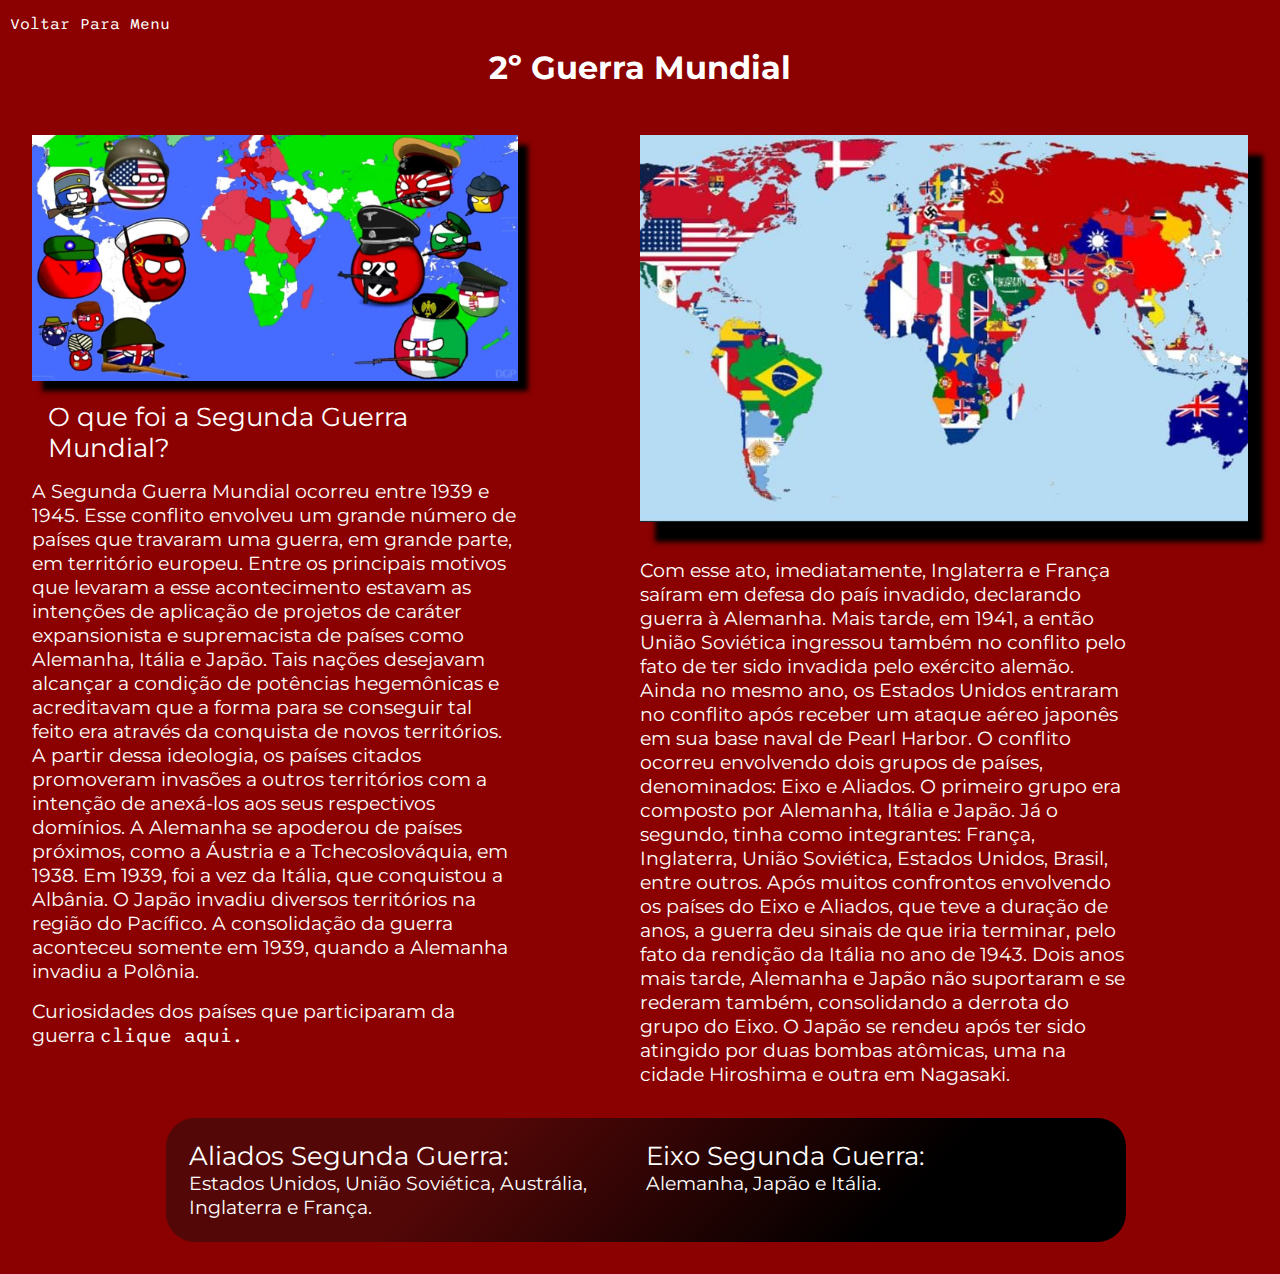
<file: Menu/menu__2.html>
<!DOCTYPE html>
<html lang="pt-br">
    <head>
        <meta charset="UTF-8">
        <meta name="viewport" content="width=device-width, initial-scale=1.0">
        <link rel="stylesheet" href="../styles/style.css">
        <title>1º Guerra Mundial</title>
    </head>
    <body  class="cor__do_fundo">
        <header>            
                <a class="links volta" href="../index.html">Voltar Para Menu</a>
                <h1 class="titulo__menu">2º Guerra Mundial</h1>
        </header>        
        <main>
            <section class="conteudo__principal">
                <div class="main__divs">
                    <img src="../img/imagem2.jfif" alt="Mapa mundial da guerra e a divisão entre os paises" class="mapa_01">                    
                    <p class="subtitulo__menu">O que foi a Segunda Guerra Mundial?</p>
                    <span class="texto__base">
                        A Segunda Guerra Mundial ocorreu entre 1939 e 1945. Esse conflito envolveu um grande número de países que travaram uma guerra, em grande parte, em território europeu. Entre os principais motivos que levaram a esse acontecimento estavam as intenções de aplicação de projetos de caráter expansionista e supremacista de países como Alemanha, Itália e Japão. Tais nações desejavam alcançar a condição de potências hegemônicas e acreditavam que a forma para se conseguir tal feito era através da conquista de novos territórios. A partir dessa ideologia, os países citados promoveram invasões a outros territórios com a intenção de anexá-los aos seus respectivos domínios. A Alemanha se apoderou de países próximos, como a Áustria e a Tchecoslováquia, em 1938. Em 1939, foi a vez da Itália, que conquistou a Albânia. O Japão invadiu diversos territórios na região do Pacífico. A consolidação da guerra aconteceu somente em 1939, quando a Alemanha invadiu a Polônia.
                    </span>                    
                    <p class="link__curiosidades">Curiosidades dos países que participaram da guerra <a class="links" href="../curiosidades/curiosidade__2.html">clique aqui.</a></p>
                </div>
                <div class="main__divs">
                    <img src="../img/mapa2.jfif" alt="Mapa mundial da guerra maior" class="mapa_02">
                    <p class="texto__base">
                        Com esse ato, imediatamente, Inglaterra e França saíram em defesa do país invadido, declarando guerra à Alemanha. Mais tarde, em 1941, a então União Soviética ingressou também no conflito pelo fato de ter sido invadida pelo exército alemão. Ainda no mesmo ano, os Estados Unidos entraram no conflito após receber um ataque aéreo japonês em sua base naval de Pearl Harbor. O conflito ocorreu envolvendo dois grupos de países, denominados: Eixo e Aliados. O primeiro grupo era composto por Alemanha, Itália e Japão. Já o segundo, tinha como integrantes: França, Inglaterra, União Soviética, Estados Unidos, Brasil, entre outros. Após muitos confrontos envolvendo os países do Eixo e Aliados, que teve a duração de anos, a guerra deu sinais de que iria terminar, pelo fato da rendição da Itália no ano de 1943. Dois anos mais tarde, Alemanha e Japão não suportaram e se rederam também, consolidando a derrota do grupo do Eixo. O Japão se rendeu após ter sido atingido por duas bombas atômicas, uma na cidade Hiroshima e outra em Nagasaki.
                    </p>
                </div>
            </section>            
        </main>
        <footer>
            <section class="footer__section_paises">
                <div>
                    <p class="alianca">Aliados Segunda Guerra:</p>
                    <span class="nome__paises">Estados Unidos, União Soviética, Austrália, Inglaterra e França.</span>
                </div>
                <div>
                    <p class="alianca">Eixo Segunda Guerra:</p>
                    <span class="nome__paises">Alemanha, Japão e Itália.</span>
                </div>
            </section>
        </footer>
    </body>
</html>
</file>
<file: styles/style.css>
@import url('https://fonts.googleapis.com/css2?family=Sono:wght@300;500&display=swap');
@import url('https://fonts.googleapis.com/css2?family=Montserrat&display=swap');
@import url(headers.css);
@import url(mains.css);
@import url(footers.css);

:root {
    --cor-fonte-branco: white;
    --cor-fonte-link-hover: gray;

    --cor-de-fundo: darkred;

    --cor-linear-gradient: linear-gradient(135deg, hsla(0, 100%, 27%, 1) 31%, hsla(0, 0%, 0%, 1) 76%);
    --cor-linear-gradient-footer: linear-gradient(135deg, rgb(83, 7, 7) 31%, hsla(0, 0%, 0%, 1) 76%);
    --fonte-do-link: 'Sono', sans-serif;
    --fonte-do-texto:  'Montserrat', sans-serif;

    --tamanho-do-texto: 1.2rem;  
    --tamanho-do-subtitulo: 1.6rem;  
}

* {
    box-sizing: border-box;
    padding: 0;
    margin: 0;    
}

.texto__base {
    color: var(--cor-fonte-branco);
    font-size: var(--tamanho-do-texto);
    font-family: var(--fonte-do-texto);
    margin-top: 2rem;
}

.subtitulo {
    color: var(--cor-fonte-branco);
    font-family: var(--fonte-do-texto);
    font-size: var(--tamanho-do-subtitulo);
    font-weight: 600;
    text-align: center;
    margin: 1rem;
}

.links {
    color: var(--cor-fonte-branco);
    font-family: var(--fonte-do-link);
    text-decoration: none;
}

.links:hover {
    color: var(--cor-fonte-link-hover);
    text-decoration: underline;
}

/* Imagem no Fundo da Tela do Index.html */

.pagina__principal {
    overflow: hidden;
}

.imagem__abaixo {
    position: absolute;
    width: 100%;
    height: 100%;
    z-index: -1;
}

.imagem__principal {
    width: 100%;
    height: 100%;
}


/* menus.html */

.cor__do_fundo {
    background: var(--cor-de-fundo);
    position: absolute;    
    z-index: -1;
}

/* curiosidades.html */
</file>
